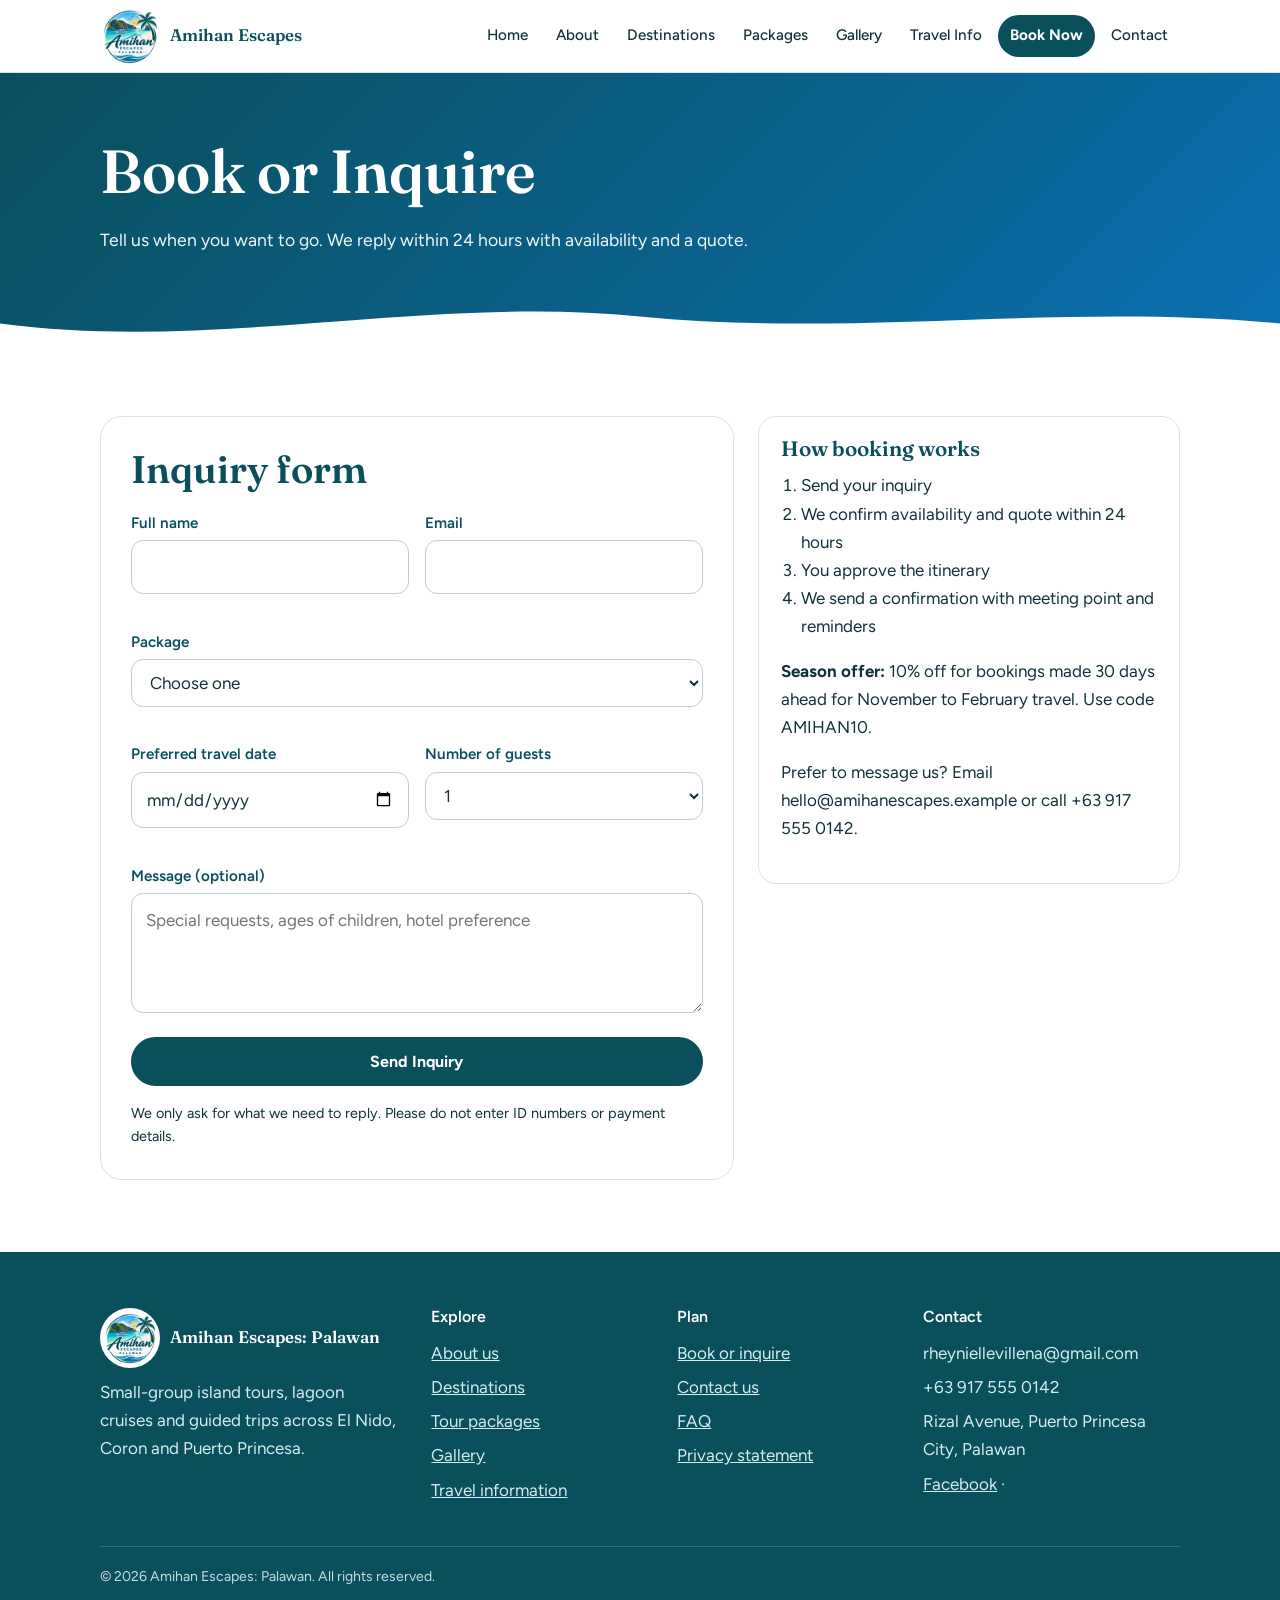
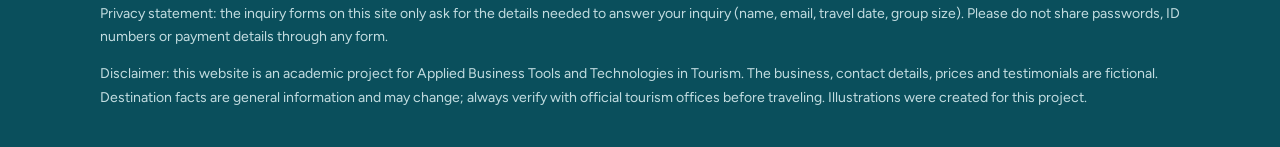
<file: booking.html>
<!DOCTYPE html>
<html lang="en">
<head>
<meta charset="utf-8">
<meta name="viewport" content="width=device-width, initial-scale=1">
<title>Book or Inquire | Amihan Escapes: Palawan</title>
<meta name="description" content="Send a booking inquiry for Palawan tour packages with Amihan Escapes.">
<meta name="keywords" content="Palawan tours, El Nido island hopping, Coron tours, Puerto Princesa Underground River, Philippines travel agency">
<meta property="og:title" content="Book or Inquire | Amihan Escapes: Palawan">
<meta property="og:description" content="Send a booking inquiry for Palawan tour packages with Amihan Escapes.">
<link rel="icon" type="image/png" href="favicon.png">
<link rel="preconnect" href="https://fonts.googleapis.com">
<link rel="preconnect" href="https://fonts.gstatic.com" crossorigin>
<link href="https://fonts.googleapis.com/css2?family=Figtree:wght@400;500;600;700&family=Fraunces:opsz,wght@9..144,500;9..144,600;9..144,700&display=swap" rel="stylesheet">
<link rel="stylesheet" href="style.css">
</head>
<body>
<a class="skip" href="#main">Skip to content</a>
<header class="site-header">
<div class="wrap bar">
<a class="brand" href="index.html" aria-label="Amihan Escapes: Palawan - Home"><img src="logo.png" alt="Amihan Escapes: Palawan logo"><span>Amihan Escapes</span></a>
<button class="menu-btn" aria-expanded="false" aria-controls="site-nav">Menu</button>
<nav aria-label="Main"><ul class="nav" id="site-nav"><li><a href="index.html">Home</a></li><li><a href="about.html">About</a></li><li><a href="destinations.html">Destinations</a></li><li><a href="packages.html">Packages</a></li><li><a href="gallery.html">Gallery</a></li><li><a href="travel-info.html">Travel Info</a></li><li><a href="booking.html" class="book" aria-current="page">Book Now</a></li><li><a href="contact.html">Contact</a></li></ul></nav>
</div>
</header>
<main id="main">
<div class="page-hero"><div class="wrap"><h1>Book or Inquire</h1><p>Tell us when you want to go. We reply within 24 hours with availability and a quote.</p></div><div class="waves"><svg viewBox="0 0 1440 70" preserveAspectRatio="none" aria-hidden="true"><path d="M0,40 C240,80 480,0 720,30 C960,60 1200,10 1440,40 L1440,70 L0,70Z" fill="#ffffff"/></svg></div></div>
<section>
<div class="wrap grid g2" style="grid-template-columns:1.2fr .8fr;align-items:start">
<div class="form-card">
<h2>Inquiry form</h2>
<form id="booking-form" novalidate>
<div class="row2">
<div><label for="name">Full name</label><input id="name" name="name" autocomplete="name" required><div class="err" aria-live="polite"></div></div>
<div><label for="email">Email</label><input id="email" name="email" type="email" autocomplete="email" required><div class="err" aria-live="polite"></div></div>
</div>
<div><label for="package">Package</label><select id="package" name="package" required><option value="">Choose one</option><option value="Bacuit Bay Island Hopper (El Nido, 4D3N)">Bacuit Bay Island Hopper (El Nido, 4D3N)</option><option value="Coron Wonders (3D2N)">Coron Wonders (3D2N)</option><option value="Puerto Princesa Classic (3D2N)">Puerto Princesa Classic (3D2N)</option><option value="Palawan Grand Escape (6D5N)">Palawan Grand Escape (6D5N)</option><option value="General inquiry">General inquiry</option></select><div class="err" aria-live="polite"></div></div>
<div class="row2">
<div><label for="date">Preferred travel date</label><input id="date" name="date" type="date" required><div class="err" aria-live="polite"></div></div>
<div><label for="guests">Number of guests</label><select id="guests" name="guests"><option>1</option><option>2</option><option>3</option><option>4</option><option>5</option><option>6</option><option>7</option><option>8</option><option>9</option><option>10</option><option>11</option><option>12</option></select><div class="err"></div></div>
</div>
<div><label for="message">Message (optional)</label><textarea id="message" name="message" placeholder="Special requests, ages of children, hotel preference"></textarea></div>
<button class="btn" type="submit">Send Inquiry</button>
<p style="font-size:.9rem;margin:0">We only ask for what we need to reply. Please do not enter ID numbers or payment details.</p>
</form>
<div class="confirm" id="confirm" role="status">
<h3>Inquiry ready to send</h3>
<p>Thank you. Here is what you entered:</p>
<ul id="confirm-list"></ul>
<p>Click below to send it to us by email.</p>
<a class="btn" id="mail-link" href="#">Open Email to Send</a>
</div>
</div>
<aside>
<div class="card"><div class="body"><h3>How booking works</h3>
<ol style="padding-left:20px;margin:0 0 1em"><li>Send your inquiry</li><li>We confirm availability and quote within 24 hours</li><li>You approve the itinerary</li><li>We send a confirmation with meeting point and reminders</li></ol>
<p><strong>Season offer:</strong> 10% off for bookings made 30 days ahead for November to February travel. Use code AMIHAN10.</p>
<p>Prefer to message us? Email hello@amihanescapes.example or call +63 917 555 0142.</p></div></div>
</aside>
</div>
</section>

</main>
<footer class="site-footer">
<div class="wrap">
<div class="fgrid">
<div>
<a class="brand" href="index.html"><img src="logo.png" alt="Amihan Escapes logo"><span>Amihan Escapes: Palawan</span></a>
<p>Small-group island tours, lagoon cruises and guided trips across El Nido, Coron and Puerto Princesa.</p>
</div>
<div>
<h4>Explore</h4>
<ul>
<li><a href="about.html">About us</a></li>
<li><a href="destinations.html">Destinations</a></li>
<li><a href="packages.html">Tour packages</a></li>
<li><a href="gallery.html">Gallery</a></li>
<li><a href="travel-info.html">Travel information</a></li>
</ul>
</div>
<div>
<h4>Plan</h4>
<ul>
<li><a href="booking.html">Book or inquire</a></li>
<li><a href="contact.html">Contact us</a></li>
<li><a href="travel-info.html#faq">FAQ</a></li>
<li><a href="#privacy">Privacy statement</a></li>
</ul>
</div>
<div>
<h4>Contact</h4>
<ul>
<li>rheyniellevillena@gmail.com</li>
<li>+63 917 555 0142</li>
<li>Rizal Avenue, Puerto Princesa City, Palawan</li>
<li><a href="https://www.facebook.com/share/19XA7o7oww/" target="_blank" rel="noopener">Facebook</a> &middot;</li>
</ul>
</div>
</div>
<div class="legal" id="privacy">
<p>&copy; 2026 Amihan Escapes: Palawan. All rights reserved.</p>
<p>Privacy statement: the inquiry forms on this site only ask for the details needed to answer your inquiry (name, email, travel date, group size). Please do not share passwords, ID numbers or payment details through any form.</p>
<p>Disclaimer: this website is an academic project for Applied Business Tools and Technologies in Tourism. The business, contact details, prices and testimonials are fictional. Destination facts are general information and may change; always verify with official tourism offices before traveling. Illustrations were created for this project.</p>
</div>
</div>
</footer>
<script src="main.js"></script>
</body>
</html>
</file>
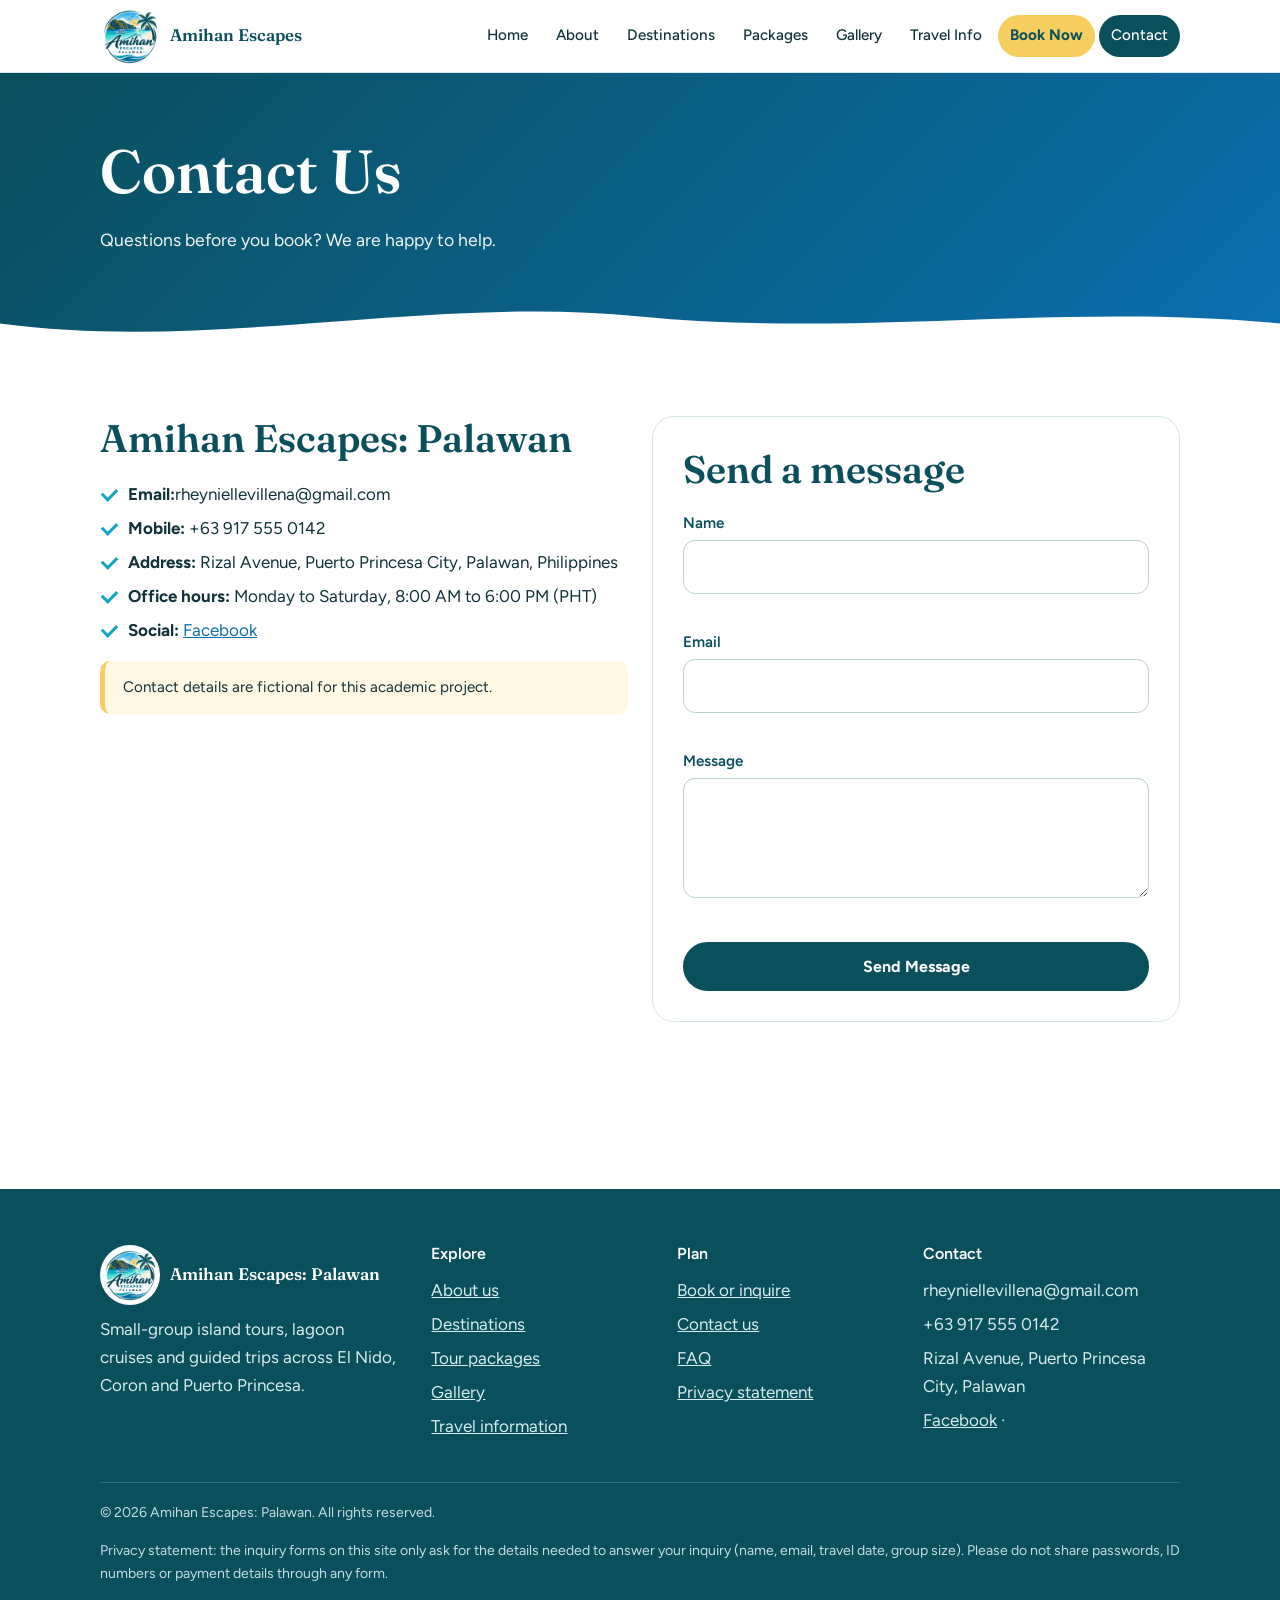
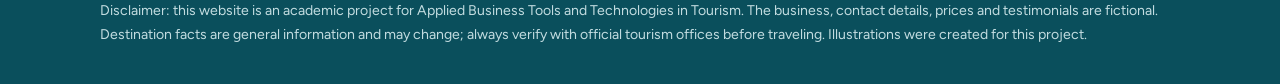
<file: contact.html>
<!DOCTYPE html>
<html lang="en">
<head>
<meta charset="utf-8">
<meta name="viewport" content="width=device-width, initial-scale=1">
<title>Contact Us | Amihan Escapes: Palawan</title>
<meta name="description" content="Contact Amihan Escapes: Palawan by email, phone or message form.">
<meta name="keywords" content="Palawan tours, El Nido island hopping, Coron tours, Puerto Princesa Underground River, Philippines travel agency">
<meta property="og:title" content="Contact Us | Amihan Escapes: Palawan">
<meta property="og:description" content="Contact Amihan Escapes: Palawan by email, phone or message form.">
<link rel="icon" type="image/png" href="favicon.png">
<link rel="preconnect" href="https://fonts.googleapis.com">
<link rel="preconnect" href="https://fonts.gstatic.com" crossorigin>
<link href="https://fonts.googleapis.com/css2?family=Figtree:wght@400;500;600;700&family=Fraunces:opsz,wght@9..144,500;9..144,600;9..144,700&display=swap" rel="stylesheet">
<link rel="stylesheet" href="style.css">
</head>
<body>
<a class="skip" href="#main">Skip to content</a>
<header class="site-header">
<div class="wrap bar">
<a class="brand" href="index.html" aria-label="Amihan Escapes: Palawan - Home"><img src="logo.png" alt="Amihan Escapes: Palawan logo"><span>Amihan Escapes</span></a>
<button class="menu-btn" aria-expanded="false" aria-controls="site-nav">Menu</button>
<nav aria-label="Main"><ul class="nav" id="site-nav"><li><a href="index.html">Home</a></li><li><a href="about.html">About</a></li><li><a href="destinations.html">Destinations</a></li><li><a href="packages.html">Packages</a></li><li><a href="gallery.html">Gallery</a></li><li><a href="travel-info.html">Travel Info</a></li><li><a href="booking.html" class="book">Book Now</a></li><li><a href="contact.html" aria-current="page">Contact</a></li></ul></nav>
</div>
</header>
<main id="main">
<div class="page-hero"><div class="wrap"><h1>Contact Us</h1><p>Questions before you book? We are happy to help.</p></div><div class="waves"><svg viewBox="0 0 1440 70" preserveAspectRatio="none" aria-hidden="true"><path d="M0,40 C240,80 480,0 720,30 C960,60 1200,10 1440,40 L1440,70 L0,70Z" fill="#ffffff"/></svg></div></div>
<section>
<div class="wrap grid g2" style="align-items:start">
<div>
<h2>Amihan Escapes: Palawan</h2>
<ul class="check" style="list-style:none">
<li><strong>Email:</strong>rheyniellevillena@gmail.com</li>
<li><strong>Mobile:</strong> +63 917 555 0142</li>
<li><strong>Address:</strong> Rizal Avenue, Puerto Princesa City, Palawan, Philippines</li>
<li><strong>Office hours:</strong> Monday to Saturday, 8:00 AM to 6:00 PM (PHT)</li>
<li><strong>Social:</strong> <a href="https://www.facebook.com/share/19XA7o7oww/" target="_blank" rel="noopener">Facebook</a></li>
</ul>
<p class="note">Contact details are fictional for this academic project.</p>
<iframe class="map" title="Map of our office area in Puerto Princesa" loading="lazy" src="https://www.google.com/maps?q=Rizal+Avenue,+Puerto+Princesa,+Palawan&output=embed"></iframe>
</div>
<div class="form-card">
<h2>Send a message</h2>
<form id="contact-form" novalidate>
<div><label for="cname">Name</label><input id="cname" name="name"><div class="err" aria-live="polite"></div></div>
<div><label for="cemail">Email</label><input id="cemail" name="email" type="email"><div class="err" aria-live="polite"></div></div>
<div><label for="cmsg">Message</label><textarea id="cmsg" name="message"></textarea><div class="err" aria-live="polite"></div></div>
<button class="btn" type="submit">Send Message</button>
</form>
<div class="confirm" id="contact-confirm" role="status"><h3>Message received</h3><p>Thank you. We will reply within 24 hours.</p></div>
</div>
</div>
</section>

</main>
<footer class="site-footer">
<div class="wrap">
<div class="fgrid">
<div>
<a class="brand" href="index.html"><img src="logo.png" alt="Amihan Escapes logo"><span>Amihan Escapes: Palawan</span></a>
<p>Small-group island tours, lagoon cruises and guided trips across El Nido, Coron and Puerto Princesa.</p>
</div>
<div>
<h4>Explore</h4>
<ul>
<li><a href="about.html">About us</a></li>
<li><a href="destinations.html">Destinations</a></li>
<li><a href="packages.html">Tour packages</a></li>
<li><a href="gallery.html">Gallery</a></li>
<li><a href="travel-info.html">Travel information</a></li>
</ul>
</div>
<div>
<h4>Plan</h4>
<ul>
<li><a href="booking.html">Book or inquire</a></li>
<li><a href="contact.html">Contact us</a></li>
<li><a href="travel-info.html#faq">FAQ</a></li>
<li><a href="#privacy">Privacy statement</a></li>
</ul>
</div>
<div>
<h4>Contact</h4>
<ul>
<li>rheyniellevillena@gmail.com</li>
<li>+63 917 555 0142</li>
<li>Rizal Avenue, Puerto Princesa City, Palawan</li>
<li><a href="https://www.facebook.com/share/19XA7o7oww/" target="_blank" rel="noopener">Facebook</a> &middot;  </li>
</ul>
</div>
</div>
<div class="legal" id="privacy">
<p>&copy; 2026 Amihan Escapes: Palawan. All rights reserved.</p>
<p>Privacy statement: the inquiry forms on this site only ask for the details needed to answer your inquiry (name, email, travel date, group size). Please do not share passwords, ID numbers or payment details through any form.</p>
<p>Disclaimer: this website is an academic project for Applied Business Tools and Technologies in Tourism. The business, contact details, prices and testimonials are fictional. Destination facts are general information and may change; always verify with official tourism offices before traveling. Illustrations were created for this project.</p>
</div>
</div>
</footer>
<script src="main.js"></script>
</body>
</html>
</file>
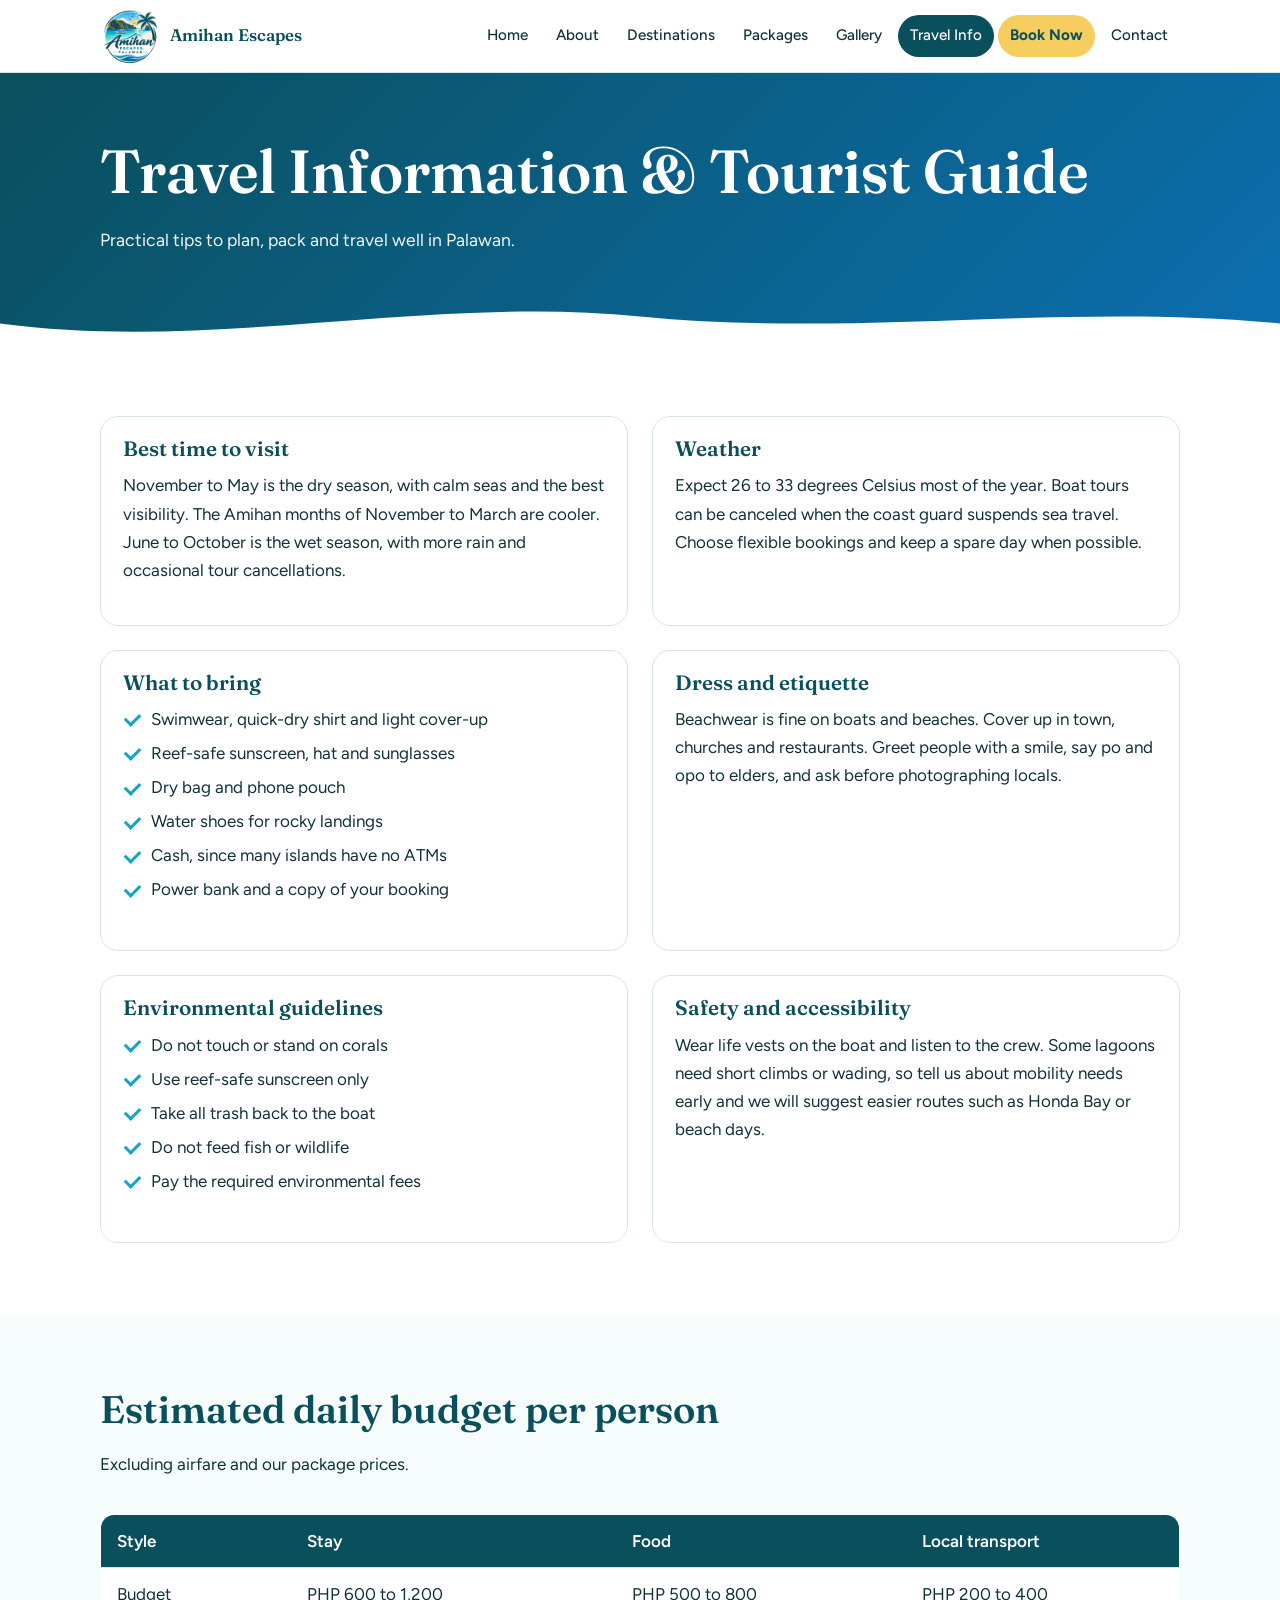
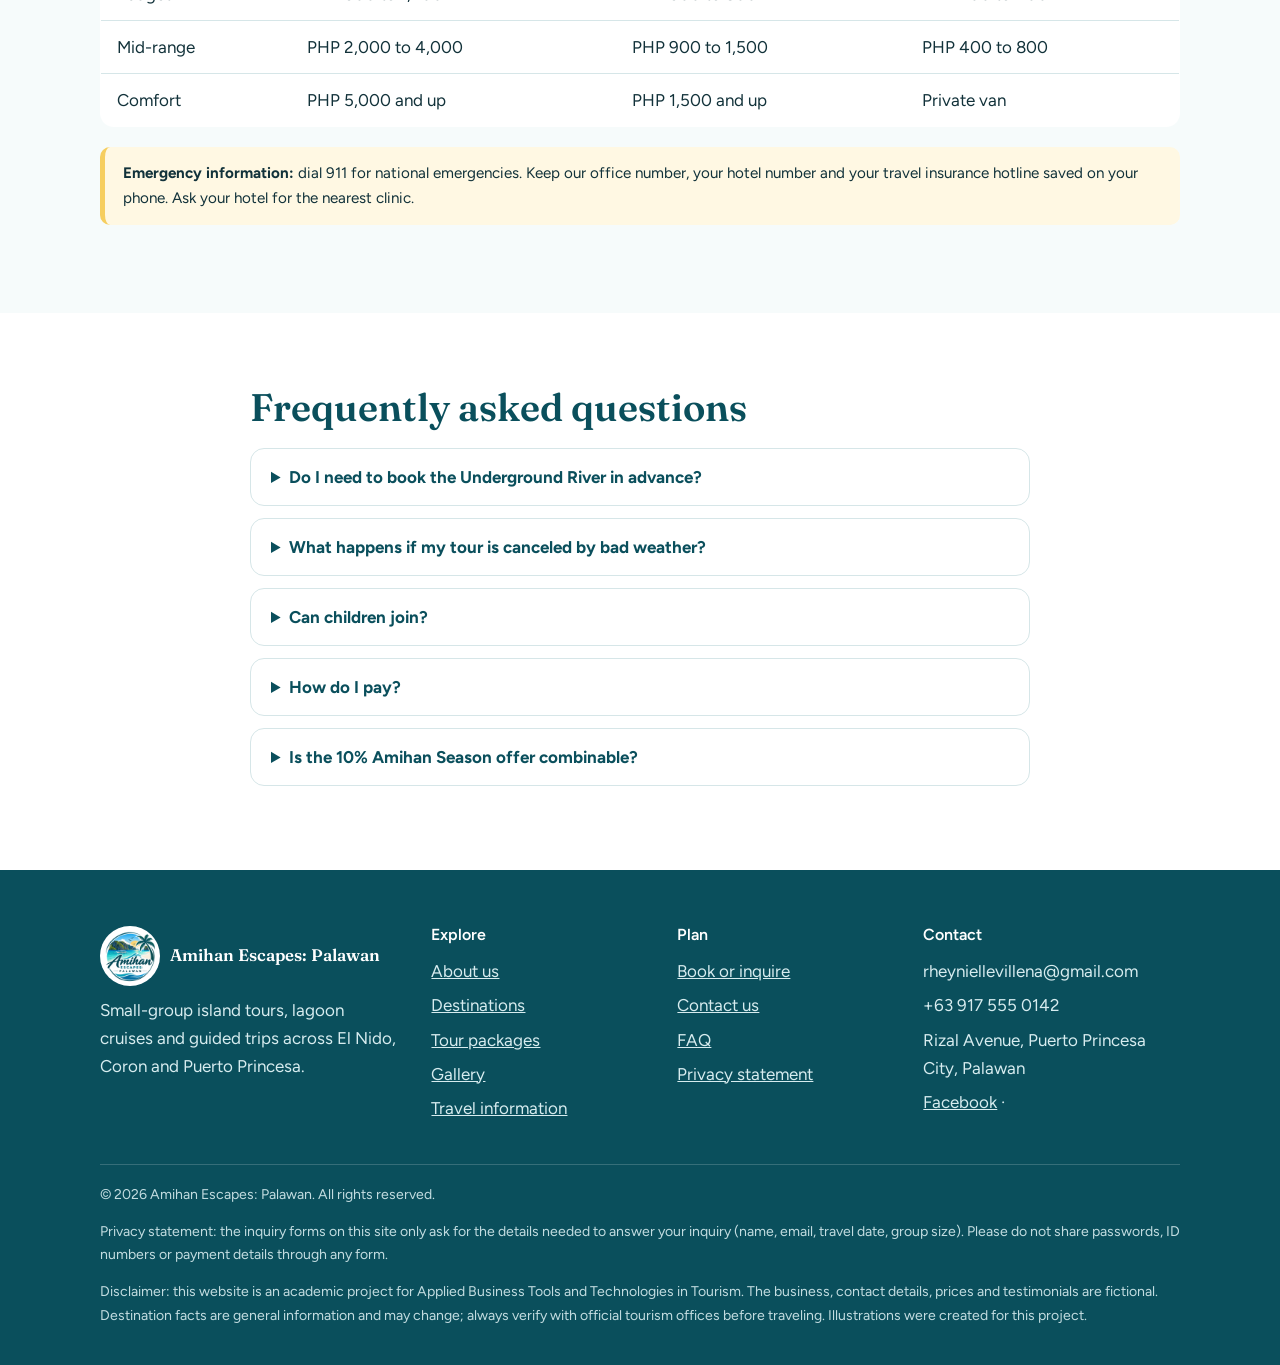
<file: travel-info.html>
<!DOCTYPE html>
<html lang="en">
<head>
<meta charset="utf-8">
<meta name="viewport" content="width=device-width, initial-scale=1">
<title>Travel Information & Tourist Guide | Amihan Escapes: Palawan</title>
<meta name="description" content="Best time to visit Palawan, what to bring, budget, safety, etiquette and FAQs.">
<meta name="keywords" content="Palawan tours, El Nido island hopping, Coron tours, Puerto Princesa Underground River, Philippines travel agency">
<meta property="og:title" content="Travel Information & Tourist Guide | Amihan Escapes: Palawan">
<meta property="og:description" content="Best time to visit Palawan, what to bring, budget, safety, etiquette and FAQs.">
<link rel="icon" type="image/png" href="favicon.png">
<link rel="preconnect" href="https://fonts.googleapis.com">
<link rel="preconnect" href="https://fonts.gstatic.com" crossorigin>
<link href="https://fonts.googleapis.com/css2?family=Figtree:wght@400;500;600;700&family=Fraunces:opsz,wght@9..144,500;9..144,600;9..144,700&display=swap" rel="stylesheet">
<link rel="stylesheet" href="style.css">
</head>
<body>
<a class="skip" href="#main">Skip to content</a>
<header class="site-header">
<div class="wrap bar">
<a class="brand" href="index.html" aria-label="Amihan Escapes: Palawan - Home"><img src="logo.png" alt="Amihan Escapes: Palawan logo"><span>Amihan Escapes</span></a>
<button class="menu-btn" aria-expanded="false" aria-controls="site-nav">Menu</button>
<nav aria-label="Main"><ul class="nav" id="site-nav"><li><a href="index.html">Home</a></li><li><a href="about.html">About</a></li><li><a href="destinations.html">Destinations</a></li><li><a href="packages.html">Packages</a></li><li><a href="gallery.html">Gallery</a></li><li><a href="travel-info.html" aria-current="page">Travel Info</a></li><li><a href="booking.html" class="book">Book Now</a></li><li><a href="contact.html">Contact</a></li></ul></nav>
</div>
</header>
<main id="main">
<div class="page-hero"><div class="wrap"><h1>Travel Information & Tourist Guide</h1><p>Practical tips to plan, pack and travel well in Palawan.</p></div><div class="waves"><svg viewBox="0 0 1440 70" preserveAspectRatio="none" aria-hidden="true"><path d="M0,40 C240,80 480,0 720,30 C960,60 1200,10 1440,40 L1440,70 L0,70Z" fill="#ffffff"/></svg></div></div>
<section>
<div class="wrap grid g2">
<div class="card"><div class="body"><h3>Best time to visit</h3><p>November to May is the dry season, with calm seas and the best visibility. The Amihan months of November to March are cooler. June to October is the wet season, with more rain and occasional tour cancellations.</p></div></div>
<div class="card"><div class="body"><h3>Weather</h3><p>Expect 26 to 33 degrees Celsius most of the year. Boat tours can be canceled when the coast guard suspends sea travel. Choose flexible bookings and keep a spare day when possible.</p></div></div>
<div class="card"><div class="body"><h3>What to bring</h3><ul class="check"><li>Swimwear, quick-dry shirt and light cover-up</li><li>Reef-safe sunscreen, hat and sunglasses</li><li>Dry bag and phone pouch</li><li>Water shoes for rocky landings</li><li>Cash, since many islands have no ATMs</li><li>Power bank and a copy of your booking</li></ul></div></div>
<div class="card"><div class="body"><h3>Dress and etiquette</h3><p>Beachwear is fine on boats and beaches. Cover up in town, churches and restaurants. Greet people with a smile, say po and opo to elders, and ask before photographing locals.</p></div></div>
<div class="card"><div class="body"><h3>Environmental guidelines</h3><ul class="check"><li>Do not touch or stand on corals</li><li>Use reef-safe sunscreen only</li><li>Take all trash back to the boat</li><li>Do not feed fish or wildlife</li><li>Pay the required environmental fees</li></ul></div></div>
<div class="card"><div class="body"><h3>Safety and accessibility</h3><p>Wear life vests on the boat and listen to the crew. Some lagoons need short climbs or wading, so tell us about mobility needs early and we will suggest easier routes such as Honda Bay or beach days.</p></div></div>
</div>
</section>

<section class="tint">
<div class="wrap">
<div class="sec-head"><h2>Estimated daily budget per person</h2><p>Excluding airfare and our package prices.</p></div>
<div class="table-scroll"><table>
<thead><tr><th>Style</th><th>Stay</th><th>Food</th><th>Local transport</th></tr></thead>
<tbody>
<tr><td>Budget</td><td>PHP 600 to 1,200</td><td>PHP 500 to 800</td><td>PHP 200 to 400</td></tr>
<tr><td>Mid-range</td><td>PHP 2,000 to 4,000</td><td>PHP 900 to 1,500</td><td>PHP 400 to 800</td></tr>
<tr><td>Comfort</td><td>PHP 5,000 and up</td><td>PHP 1,500 and up</td><td>Private van</td></tr>
</tbody></table></div>
<p class="note" style="margin-top:20px"><strong>Emergency information:</strong> dial 911 for national emergencies. Keep our office number, your hotel number and your travel insurance hotline saved on your phone. Ask your hotel for the nearest clinic.</p>
</div>
</section>

<section id="faq">
<div class="wrap" style="max-width:820px">
<h2>Frequently asked questions</h2>
<details><summary>Do I need to book the Underground River in advance?</summary><p>Yes. Entry is by permit and daily numbers are limited. We reserve it for you once your dates are confirmed.</p></details>
<details><summary>What happens if my tour is canceled by bad weather?</summary><p>When sea travel is suspended, we reschedule you to another day if possible. If not, we refund the unused tour portion according to our booking terms.</p></details>
<details><summary>Can children join?</summary><p>Yes. Honda Bay and Nacpan are good for children. Ask us about life vest sizes and age limits for each boat tour.</p></details>
<details><summary>How do I pay?</summary><p>For this academic project no payment is collected on the site. In a real operation we would confirm payment options by email after your inquiry.</p></details>
<details><summary>Is the 10% Amihan Season offer combinable?</summary><p>It cannot be combined with other discounts and applies to the tour price, not airfare or fees.</p></details>
</div>
</section>

</main>
<footer class="site-footer">
<div class="wrap">
<div class="fgrid">
<div>
<a class="brand" href="index.html"><img src="logo.png" alt="Amihan Escapes logo"><span>Amihan Escapes: Palawan</span></a>
<p>Small-group island tours, lagoon cruises and guided trips across El Nido, Coron and Puerto Princesa.</p>
</div>
<div>
<h4>Explore</h4>
<ul>
<li><a href="about.html">About us</a></li>
<li><a href="destinations.html">Destinations</a></li>
<li><a href="packages.html">Tour packages</a></li>
<li><a href="gallery.html">Gallery</a></li>
<li><a href="travel-info.html">Travel information</a></li>
</ul>
</div>
<div>
<h4>Plan</h4>
<ul>
<li><a href="booking.html">Book or inquire</a></li>
<li><a href="contact.html">Contact us</a></li>
<li><a href="travel-info.html#faq">FAQ</a></li>
<li><a href="#privacy">Privacy statement</a></li>
</ul>
</div>
<div>
<h4>Contact</h4>
<ul>
<li>rheyniellevillena@gmail.com</li>
<li>+63 917 555 0142</li>
<li>Rizal Avenue, Puerto Princesa City, Palawan</li>
<li><a href="https://www.facebook.com/share/19XA7o7oww/" target="_blank" rel="noopener">Facebook</a> &middot; </li>
</ul>
</div>
</div>
<div class="legal" id="privacy">
<p>&copy; 2026 Amihan Escapes: Palawan. All rights reserved.</p>
<p>Privacy statement: the inquiry forms on this site only ask for the details needed to answer your inquiry (name, email, travel date, group size). Please do not share passwords, ID numbers or payment details through any form.</p>
<p>Disclaimer: this website is an academic project for Applied Business Tools and Technologies in Tourism. The business, contact details, prices and testimonials are fictional. Destination facts are general information and may change; always verify with official tourism offices before traveling. Illustrations were created for this project.</p>
</div>
</div>
</footer>
<script src="main.js"></script>
</body>
</html>
</file>
<file: style.css>
:root{
  --teal:#0a4f5c; --lagoon:#12a4c4; --ocean:#0b6fb0; --sand:#f6ead0; --sun:#f6ce5f;
  --ink:#12323a; --foam:#f6fbfb; --line:#d6e6e8; --white:#fff;
  --font-head:"Fraunces",Georgia,"Times New Roman",serif;
  --font-body:"Figtree","Segoe UI",system-ui,-apple-system,Arial,sans-serif;
  --max:1120px;
}
*{box-sizing:border-box}
html{scroll-behavior:smooth}
body{margin:0;font-family:var(--font-body);color:var(--ink);background:var(--white);line-height:1.65;font-size:17px}
img,svg{max-width:100%;display:block}
a{color:var(--ocean)}
a:focus-visible,button:focus-visible,input:focus-visible,select:focus-visible,textarea:focus-visible,summary:focus-visible{outline:3px solid var(--sun);outline-offset:2px}
h1,h2,h3,h4{font-family:var(--font-head);color:var(--teal);line-height:1.15;margin:0 0 .5em;font-weight:600}
h1{font-size:clamp(2.2rem,5vw,3.8rem)}
h2{font-size:clamp(1.7rem,3.4vw,2.4rem)}
h3{font-size:1.3rem}
p{margin:0 0 1em}
.wrap{max-width:var(--max);margin:0 auto;padding:0 20px}
.skip{position:absolute;left:-999px;top:0;background:var(--teal);color:#fff;padding:10px 16px;z-index:100}
.skip:focus{left:10px;top:10px}

/* header */
.site-header{position:sticky;top:0;z-index:50;background:rgba(255,255,255,.96);border-bottom:1px solid var(--line);backdrop-filter:blur(6px)}
.bar{display:flex;align-items:center;justify-content:space-between;gap:16px;min-height:72px}
.brand{display:flex;align-items:center;gap:10px;text-decoration:none;color:var(--teal);font-family:var(--font-head);font-weight:600;font-size:1.05rem}
.brand img{width:60px;height:60px}
.nav{display:flex;gap:4px;list-style:none;margin:0;padding:0;flex-wrap:wrap}
.nav a{display:block;padding:8px 12px;border-radius:999px;text-decoration:none;color:var(--ink);font-weight:500;font-size:.95rem}
.nav a:hover{background:var(--foam);color:var(--ocean)}
.nav a[aria-current="page"]{background:var(--teal);color:#fff}
.nav a.book{background:var(--sun);color:var(--teal);font-weight:700}
.nav a.book[aria-current="page"]{background:var(--teal);color:#fff}
.menu-btn{display:none;background:none;border:2px solid var(--teal);color:var(--teal);border-radius:10px;padding:8px 12px;font:inherit;font-weight:600;cursor:pointer}

/* buttons */
.btn{display:inline-block;padding:13px 26px;border-radius:999px;background:var(--teal);color:#fff;text-decoration:none;font-weight:700;border:2px solid var(--teal);cursor:pointer;font-family:inherit;font-size:1rem;transition:transform .15s,background .15s}
.btn:hover{background:var(--ocean);border-color:var(--ocean);transform:translateY(-2px)}
.btn.sun{background:var(--sun);color:var(--teal);border-color:var(--sun)}
.btn.sun:hover{background:#ffdc7d;border-color:#ffdc7d}
.btn.ghost{background:transparent;color:var(--teal)}
.btn.ghost:hover{background:var(--teal);color:#fff}
.btn.light{background:transparent;color:#fff;border-color:#fff}
.btn.light:hover{background:#fff;color:var(--teal)}
.btn-row{display:flex;gap:12px;flex-wrap:wrap;margin-top:8px}

/* hero */
.hero{position:relative;color:#fff;overflow:hidden;background:var(--teal)}
.hero>img{position:absolute;inset:0;width:100%;height:100%;object-fit:cover}
.hero::after{content:"";position:absolute;inset:0;background:linear-gradient(90deg,rgba(6,52,64,.88) 0%,rgba(6,52,64,.55) 48%,rgba(6,52,64,.05) 100%)}
.hero .wrap{position:relative;z-index:2;padding-top:90px;padding-bottom:120px}
.hero h1{color:#fff;max-width:13ch;text-shadow:0 2px 18px rgba(0,0,0,.25)}
.hero p.lead{font-size:1.2rem;max-width:46ch}
.hero .waves{position:absolute;left:0;right:0;bottom:-1px;z-index:3;line-height:0}
.hero .waves svg{width:100%;height:70px}
.page-hero{background:linear-gradient(135deg,var(--teal),var(--ocean));color:#fff;padding:64px 0 90px;position:relative}
.page-hero h1{color:#fff;margin-bottom:.3em}
.page-hero p{max-width:60ch;font-size:1.1rem;margin:0;opacity:.95}
.page-hero .waves{position:absolute;left:0;right:0;bottom:-1px;line-height:0}
.page-hero .waves svg{width:100%;height:50px}

/* sections */
section{padding:72px 0}
section.tint{background:var(--foam)}
section.sandy{background:var(--sand)}
.sec-head{max-width:60ch;margin-bottom:36px}
.grid{display:grid;gap:24px}
.g2{grid-template-columns:repeat(2,1fr)}
.g3{grid-template-columns:repeat(3,1fr)}
.g4{grid-template-columns:repeat(4,1fr)}
.card{background:#fff;border:1px solid var(--line);border-radius:18px;overflow:hidden;display:flex;flex-direction:column}
.card .body{padding:20px 22px 24px;display:flex;flex-direction:column;flex:1}
.card .body .btn{margin-top:auto;align-self:flex-start}
.card img{width:100%;aspect-ratio:3/2;object-fit:cover}
.meta{display:flex;flex-wrap:wrap;gap:8px;margin:0 0 12px;padding:0;list-style:none}
.meta li{background:var(--foam);border:1px solid var(--line);border-radius:999px;padding:3px 12px;font-size:.88rem;color:var(--teal);font-weight:600}
.price{font-family:var(--font-head);font-size:1.6rem;color:var(--ocean);font-weight:700;margin:4px 0 12px}
.price small{font-family:var(--font-body);font-size:.85rem;color:#4b6a70;font-weight:500}
ul.check{list-style:none;padding:0;margin:0 0 1em}
ul.check li{padding-left:28px;position:relative;margin-bottom:6px}
ul.check li::before{content:"";position:absolute;left:2px;top:.5em;width:12px;height:7px;border-left:3px solid var(--lagoon);border-bottom:3px solid var(--lagoon);transform:rotate(-45deg)}
ul.cross li::before{border:0;width:14px;height:3px;background:#c4584a;transform:none;top:.8em}
.split{display:grid;grid-template-columns:1.05fr 1fr;gap:48px;align-items:center}
.split img{border-radius:22px;width:100%}
.stats{display:grid;grid-template-columns:repeat(4,1fr);gap:16px;margin-top:28px}
.stat{border-left:4px solid var(--sun);padding:4px 0 4px 14px}
.stat b{display:block;font-family:var(--font-head);font-size:1.8rem;color:var(--teal)}

/* promo */
.promo{background:var(--teal);color:#fff;border-radius:24px;padding:38px;display:flex;gap:28px;align-items:center;justify-content:space-between;flex-wrap:wrap}
.promo h2{color:var(--sun);margin-bottom:.2em}
.promo p{margin:0;max-width:52ch}

/* gallery */
.gallery{columns:3 260px;column-gap:18px}
.gallery figure{margin:0 0 18px;break-inside:avoid;border-radius:16px;overflow:hidden;border:1px solid var(--line);background:#fff}
.gallery figcaption{padding:10px 14px;font-size:.92rem;color:#3d5a60}
.gallery img{width:100%;cursor:zoom-in}
.lightbox{position:fixed;inset:0;background:rgba(5,30,36,.92);display:none;align-items:center;justify-content:center;z-index:200;padding:24px;flex-direction:column;gap:12px}
.lightbox.open{display:flex}
.lightbox img{max-height:80vh;border-radius:12px}
.lightbox p{color:#fff;margin:0}
.lightbox button{position:absolute;top:16px;right:20px;background:#fff;border:0;border-radius:999px;padding:8px 16px;font:inherit;font-weight:700;cursor:pointer}

/* itinerary */
.day{border-left:3px solid var(--lagoon);padding:0 0 18px 20px;position:relative;margin-left:8px}
.day::before{content:"";position:absolute;left:-9px;top:4px;width:15px;height:15px;border-radius:50%;background:var(--sun);border:3px solid var(--teal)}
.day h4{margin:0 0 4px;font-size:1.05rem}
.day p{margin:0;font-size:.97rem}
.pkg{display:grid;grid-template-columns:1fr 1.1fr;gap:0;border:1px solid var(--line);border-radius:22px;overflow:hidden;background:#fff;margin-bottom:32px}
.pkg .left{background:var(--foam);padding:28px}
.pkg .right{padding:28px}
.pkg .left img{border-radius:14px;margin-bottom:16px;width:100%;aspect-ratio:3/2;object-fit:cover}

/* tables / info */
table{width:100%;border-collapse:collapse;background:#fff;border-radius:14px;overflow:hidden;border:1px solid var(--line)}
th,td{text-align:left;padding:12px 16px;border-bottom:1px solid var(--line);vertical-align:top}
th{background:var(--teal);color:#fff;font-weight:600}
tr:last-child td{border-bottom:0}
.table-scroll{overflow-x:auto}
.note{background:#fff8e3;border-left:5px solid var(--sun);padding:14px 18px;border-radius:10px;font-size:.95rem}
.map{border:0;width:100%;height:380px;border-radius:18px}

/* quotes + faq */
.quote{background:#fff;border:1px solid var(--line);border-radius:18px;padding:24px}
.quote p{font-family:var(--font-head);font-size:1.1rem;color:var(--teal)}
.quote cite{font-style:normal;font-size:.9rem;color:#4b6a70}
details{background:#fff;border:1px solid var(--line);border-radius:14px;padding:14px 20px;margin-bottom:12px}
summary{cursor:pointer;font-weight:700;color:var(--teal)}
details p{margin:10px 0 0}

/* forms */
form{display:grid;gap:16px}
.row2{display:grid;grid-template-columns:1fr 1fr;gap:16px}
label{font-weight:600;font-size:.95rem;color:var(--teal);display:block;margin-bottom:4px}
input,select,textarea{width:100%;padding:12px 14px;border:1.5px solid #b9d0d4;border-radius:12px;font:inherit;background:#fff;color:var(--ink)}
textarea{min-height:120px;resize:vertical}
.err{color:#b3392b;font-size:.88rem;min-height:1.2em;margin-top:3px}
.form-card{background:#fff;border:1px solid var(--line);border-radius:22px;padding:30px}
.confirm{display:none;background:#e9f8f1;border:2px solid #2aa774;border-radius:18px;padding:24px}
.confirm.show{display:block}
.confirm h3{color:#1c7a56}

/* footer */
.site-footer{background:var(--teal);color:#d7ecef;padding:56px 0 24px}
.site-footer h4{color:#fff;font-family:var(--font-body);font-size:1rem;margin-bottom:.8em}
.site-footer a{color:#d7ecef}
.site-footer a:hover{color:var(--sun)}
.site-footer ul{list-style:none;padding:0;margin:0}
.site-footer li{margin-bottom:6px}
.fgrid{display:grid;grid-template-columns:1.4fr 1fr 1fr 1.2fr;gap:32px}
.fgrid .brand{color:#fff;margin-bottom:10px}
.fgrid .brand img{background:#fff;border-radius:50%;padding:2px}
.legal{border-top:1px solid rgba(255,255,255,.2);margin-top:36px;padding-top:18px;font-size:.88rem;opacity:.9}

@media (max-width:900px){
  .g3,.g4,.stats{grid-template-columns:repeat(2,1fr)}
  .split,.pkg{grid-template-columns:1fr}
  .fgrid{grid-template-columns:1fr 1fr}
  .menu-btn{display:block}
  .nav{display:none;position:absolute;left:0;right:0;top:100%;background:#fff;border-bottom:1px solid var(--line);padding:12px 20px 18px;flex-direction:column}
  .nav.open{display:flex}
  .brand span{display:none}
}
@media (max-width:600px){
  body{font-size:16px}
  .g2,.g3,.g4,.stats,.row2,.fgrid{grid-template-columns:1fr}
  section{padding:52px 0}
  .hero .wrap{padding-top:60px;padding-bottom:90px}
  .hero::after{background:rgba(6,52,64,.72)}
  .brand span{display:inline;font-size:.95rem}
}
@media (prefers-reduced-motion:reduce){html{scroll-behavior:auto}.btn{transition:none}}
</file>
